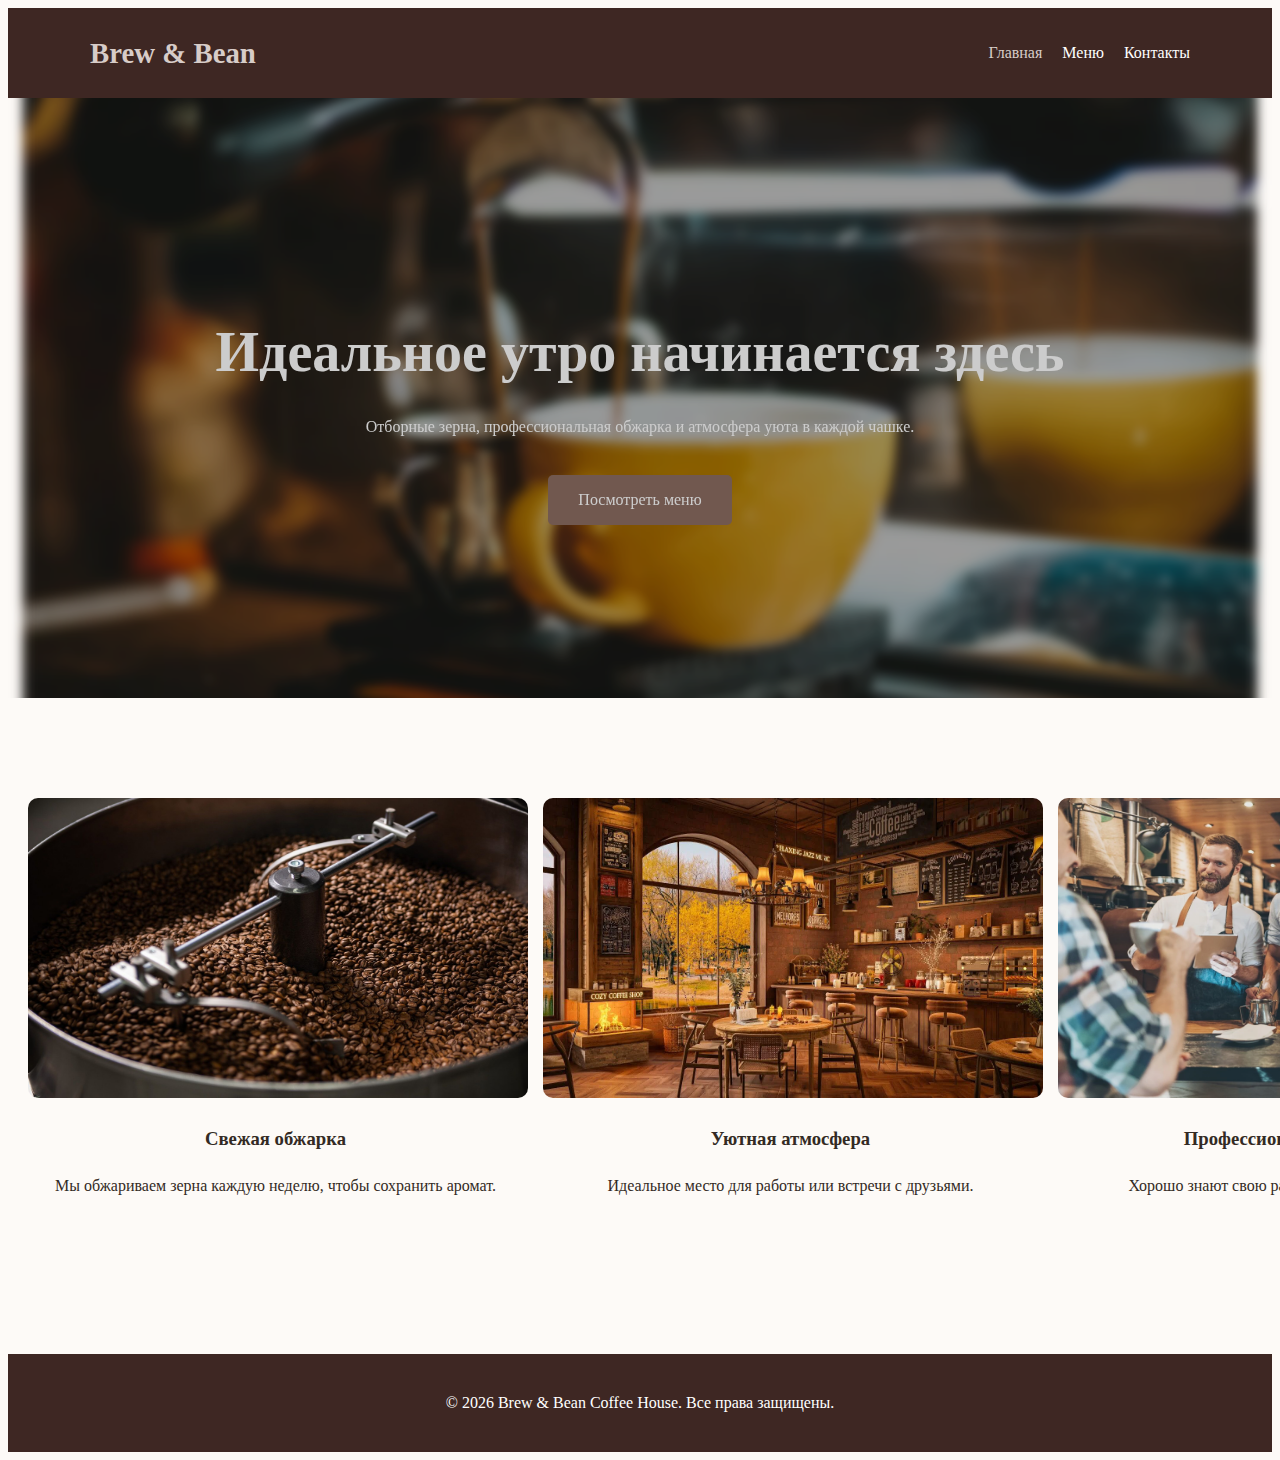
<file: index.html>
<!DOCTYPE html>
<html lang="ru">
<head>
    <meta charset="UTF-8">
    <meta name="viewport" content="width=device-width, initial-scale=1.0">
    <title>Brew & Bean | Главная</title>
    <link rel="stylesheet" href="css/Style.css">
</head>
<body>
    <header>
        <nav>
            <div class="logo">Brew & Bean</div>
            <ul>
                <li><a href="index.html" class="active">Главная</a></li>
                <li><a href="menu.html">Меню</a></li>
                <li><a href="contact.html">Контакты</a></li>
            </ul>
        </nav>
    </header>

    <section class="hero">
        <div class="hero-content">
            <h1>Идеальное утро начинается здесь</h1>
            <p>Отборные зерна, профессиональная обжарка и атмосфера уюта в каждой чашке.</p>
            <a href="menu.html" class="btn">Посмотреть меню</a>
        </div>
    </section>

    <section class="features">
        <div class="feature">
            <img src="assets/img/6473748812.jpg" alt="Кофе">
            <h3>Свежая обжарка</h3>
            <p>Мы обжариваем зерна каждую неделю, чтобы сохранить аромат.</p>
        </div>
        <div class="feature">
            <img src="assets/img/i.jpg" alt="Уют">
            <h3>Уютная атмосфера</h3>
            <p>Идеальное место для работы или встречи с друзьями.</p>
        </div>
        <div class="feature">
            <img src="assets/img/iStock-846116330.webp"  alt="Бариста">
            <h3>Профессиональные баристы</h3>
            <p>Хорошо знают свою работу, выполняют ее с душой.</p>
            </div>
        <div class="feature">
            <img src="assets/img/703bbd3a-be1f-4ad7-abd1-3c55ae495c3f_1442770405.jpg"  alt="Эксперимент">
            <h3>Пробуем что-то новое</h3>
            <p>Импровизация и вкусное сочетание.</p>
            </div>
            
    </section>
    

    <footer>
        <p>&copy; 2026 Brew & Bean Coffee House. Все права защищены.</p>
    </footer>
</body>
</html>
</file>
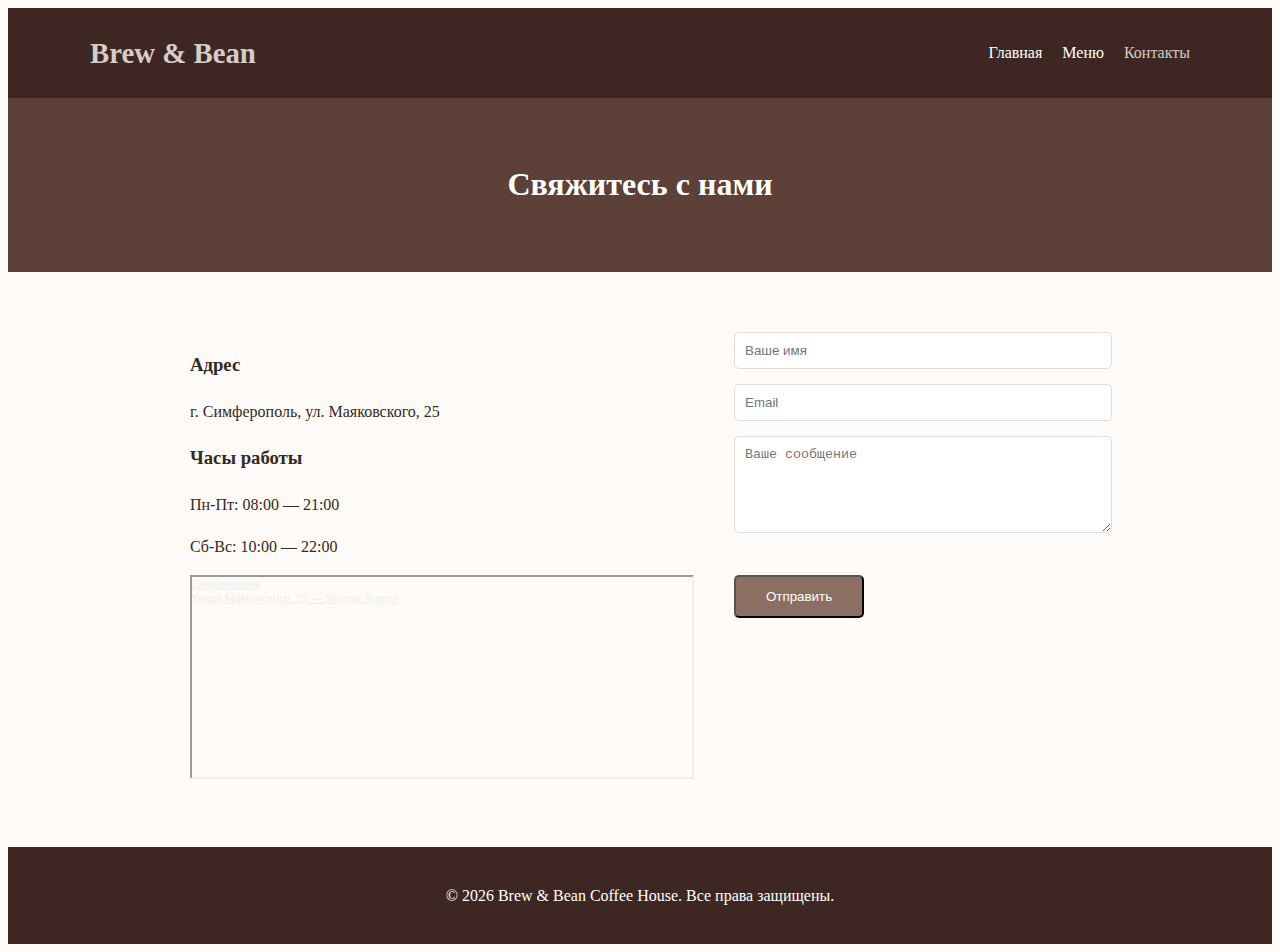
<file: contact.html>
<!DOCTYPE html>
<html lang="ru">
<head>
    <meta charset="UTF-8">
    <meta name="viewport" content="width=device-width, initial-scale=1.0">
    <title>Контакты | Brew & Bean</title>
    <link rel="stylesheet" href="css/Style.css">
</head>
<body>
    <header>
        <nav>
            <div class="logo">Brew & Bean</div>
            <ul>
                <li><a href="index.html">Главная</a></li>
                <li><a href="menu.html">Меню</a></li>
                <li><a href="contact.html" class="active">Контакты</a></li>
            </ul>
        </nav>
    </header>

    <section class="page-header">
        <h1>Свяжитесь с нами</h1>
    </section>

    <section class="contact-section">
        <div class="contact-info">
            <h3>Адрес</h3>
            <p>г. Симферополь, ул. Маяковского, 25</p>
            <h3>Часы работы</h3>
            <p>Пн-Пт: 08:00 — 21:00</p>
            <p>Сб-Вс: 10:00 — 22:00</p>
            <div style="position:relative;overflow:hidden;"><a href="https://yandex.ru/maps/146/simferopol/?utm_medium=mapframe&utm_source=maps" style="color:#eee;font-size:12px;position:absolute;top:0px;">Симферополь</a><a href="https://yandex.ru/maps/146/simferopol/house/ulitsa_mayakovskogo_25/Z00Ydg9pTk0HQFpufXV0cXRkZg==/?ll=34.089781%2C44.950872&utm_medium=mapframe&utm_source=maps&z=16" style="color:#eee;font-size:12px;position:absolute;top:14px;">Улица Маяковского, 25 — Яндекс Карты</a><iframe src="https://yandex.ru/map-widget/v1/?ll=34.089781%2C44.950872&mode=search&ol=geo&ouri=ymapsbm1%3A%2F%2Fgeo%3Fdata%3DCgoxNDQ2Mzk5MzgyEmrQoNC-0YHRgdC40Y8sINCg0LXRgdC_0YPQsdC70LjQutCwINCa0YDRi9C8LCDQodC40LzRhNC10YDQvtC_0L7Qu9GMLCDRg9C70LjRhtCwINCc0LDRj9C60L7QstGB0LrQvtCz0L4sIDI1IgoN8FsIQhWxzTNC&z=16" width="500" height="200" frameborder="1" allowfullscreen="true" style="position:relative;"></iframe></div>
        </div>
        <form class="contact-form">
            <input type="text" placeholder="Ваше имя" required>
            <input type="email" placeholder="Email" required>
            <textarea placeholder="Ваше сообщение" rows="5"></textarea>
            <button type="submit" class="btn">Отправить</button>
        </form>
    </section>

    <footer>
        <p>&copy; 2026 Brew & Bean Coffee House. Все права защищены.</p>
    </footer>
</body>
</html>
</file>
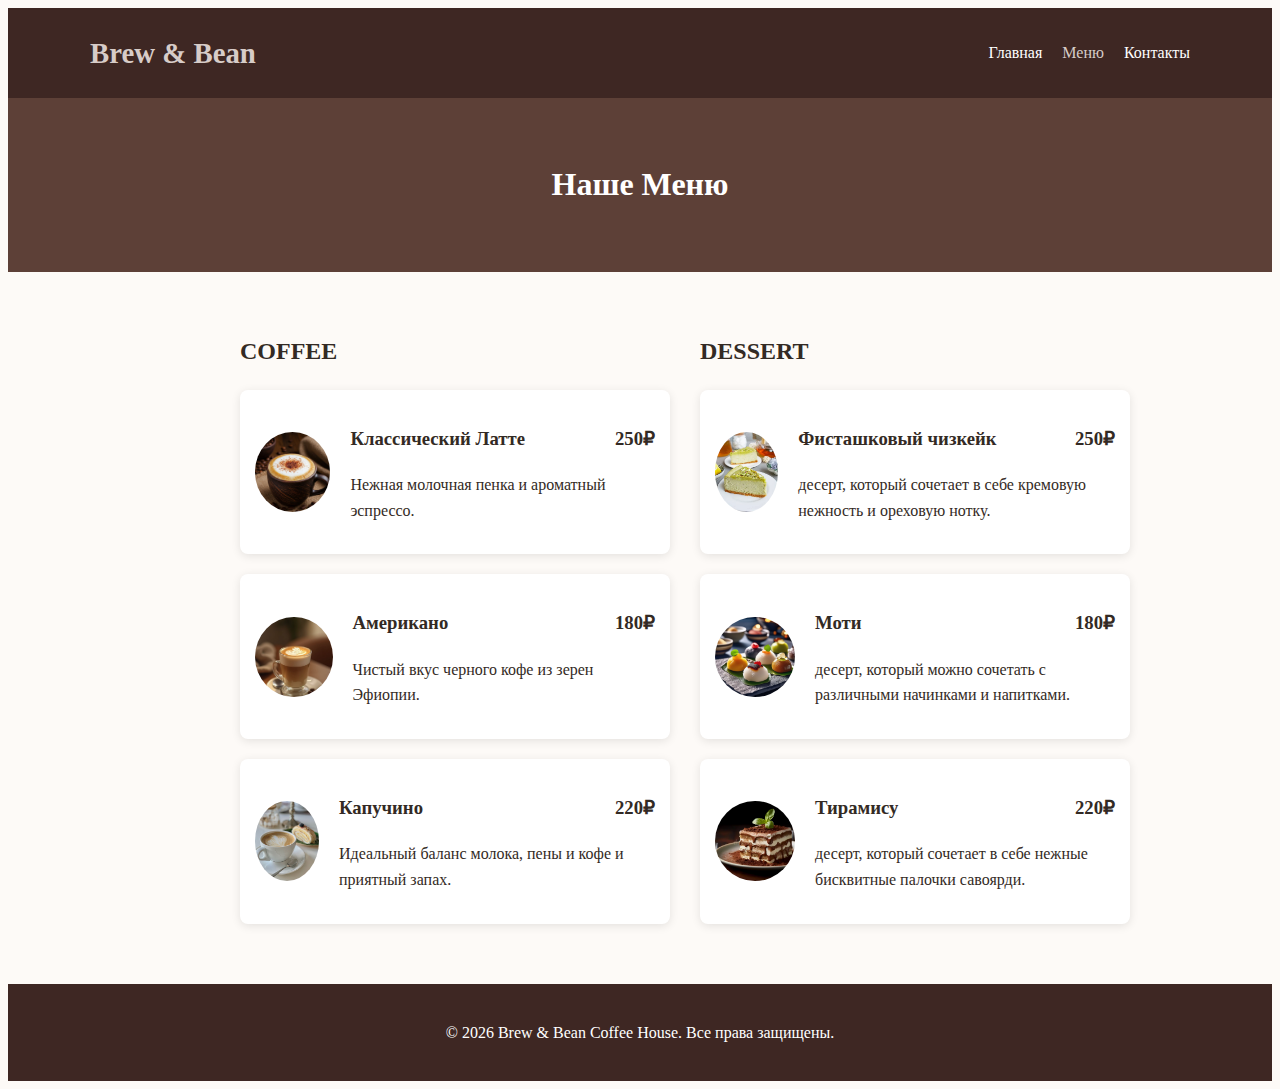
<file: menu.html>
<!DOCTYPE html>
<html lang="ru">

<head>
    <meta charset="UTF-8">
    <meta name="viewport" content="width=device-width, initial-scale=1.0">
    <title>Меню | Brew & Bean</title>
    <link rel="stylesheet" href="css/Style.css">
</head>

<body>
    <header>
        <nav>
            <div class="logo">Brew & Bean</div>
            <ul>
                <li><a href="index.html">Главная</a></li>
                <li><a href="menu.html" class="active">Меню</a></li>
                <li><a href="contact.html">Контакты</a></li>
            </ul>
        </nav>
    </header>

    <section class="page-header">
        <h1>Наше Меню</h1>
    </section>

    <section class="menu-container">
        
        <div class="menu-row">
            <h2>COFFEE</h2>
            <div class="menu-item">
                <img src="assets/img/c613db31f6f704f762fccc951c1d670d.jpg" alt="Латте">
                <div class="details">
                    <h3>Классический Латте <span>250₽</span></h3>
                    <p>Нежная молочная пенка и ароматный эспрессо.</p>
                </div>
            </div>
            <div class="menu-item">
                <img src="assets/img/367938f9213ae2fc3cd4ec3b3f6e8199.jpg" alt="Американо">
                <div class="details">
                    <h3>Американо <span>180₽</span></h3>
                    <p>Чистый вкус черного кофе из зерен Эфиопии.</p>
                </div>
            </div>
            <div class="menu-item">
                <img src="assets/img/3bbb8c33797200c77789873b03e921a3.jpg" alt="Капучино">
                <div class="details">
                    <h3>Капучино <span>220₽</span></h3>
                    <p>Идеальный баланс молока, пены и кофе и приятный запах.

                    </p>
                </div>
            </div>
        </div>
        <div class="menu-row">
            <h2>DESSERT</h2>
            <div class="menu-item">
                <img src="assets/img/OIP.webp" alt="Латте">
                <div class="details">
                    <h3>Фисташковый чизкейк <span>250₽</span></h3>
                    <p>десерт, который сочетает в себе кремовую нежность и ореховую нотку.</p>
                </div>
            </div>
            <div class="menu-item">
                <img src="assets/img/d0d9fc846e7211eeb16356181a0358a2_upscaled.jpg" alt="Американо">
                <div class="details">
                    <h3>Моти <span>180₽</span></h3>
                    <p>десерт, который можно сочетать с различными начинками и напитками.</p>
                </div>
            </div>
            <div class="menu-item">
                <img src="assets/img/delicious-slice-tiramisu-garnished-basil-leaf-served-plate-cocoa-powder-ai-generated-delicious-tiramisu-350351896.webp" alt="Капучино">
                <div class="details">
                    <h3>Тирамису <span>220₽</span></h3>
                    <p>десерт, который сочетает в себе нежные бисквитные палочки савоярди.</p>
                </div>
            </div>
        </div>


    </section>

    <footer>
        <p>&copy; 2026 Brew & Bean Coffee House. Все права защищены.</p>
    </footer>
</body>

</html>
</file>
<file: css/Style.css>
• {
    margin: 0;
    padding: 0;
    box-sizing: border-box;
    font-family: 'Segoe UI', Tahoma, Geneva, Verdana, sans-serif;
}

body {
    background-color: #fdfaf7;
    color: #332a24;
    line-height: 1.6;
}

header {
    background: #3e2723;
    color: white;
    padding: 1rem 0;
    position: sticky;
    top: 0;
    z-index: 1000;
}

nav {
    display: flex;
    justify-content: space-between;
    align-items: center;
    max-width: 1100px;
    margin: 0 auto;
    padding: 0 20px;
}

.logo {
    font-size: 1.8rem;
    font-weight: bold;
    color: #d7ccc8;
}

nav ul {
    display: flex;
    list-style: none;
}

nav ul li a {
    color: white;
    text-decoration: none;
    margin-left: 20px;
    transition: 0.3s;
}

nav ul li a:hover, nav ul li a.active {
    color: #d7ccc8;
}

.hero {
    height: 600px;
  background-image: url(../assets/img/https___complexbar.ru_images_blog_274_spisok-posuda-kofeeinia\ 1.png);
    background-size: cover;
    background-position: center;
    display: flex;
    align-items: center;
    justify-content: center;
    text-align: center;
    color: white;
    filter: brightness(80%);

}

.hero-content h1 {
    font-size: 3.5rem;
    margin-bottom: 1rem;
}

.btn {
    display: inline-block;
    background: #8d6e63;
    color: white;
    padding: 12px 30px;
    text-decoration: none;
    border-radius: 5px;
    margin-top: 20px;
    transition: 0.3s;
}

.btn:hover {
    background: #5d4037;
}

.features {
    display: flex;
    justify-content: space-around;
    padding: 50px 10px;
    max-width: 1100px;
    margin: 0;
}

.feature {
    text-align: center;
    width: 45%;
    padding: 50px 10px;
    
}

.feature img {
    width: 500px;
    height: 300px;
    border-radius: 10px;
}

.page-header {
    background: #5d4037;
    color: white;
    text-align: center;
    padding: 40px 0;
}

.menu-container {
    max-width: 800px;
    margin: 40px auto;
    padding: 0 20px;
}

.menu-item {
    display: flex;
    align-items: center;
    background: white;
    margin-bottom: 20px;
    padding: 15px;
    border-radius: 8px;
    box-shadow: 0 2px 10px rgba(0,0,0,0.1);
    width: 400px;
}

.menu-item img {
    width: 80px;
    height: 80px;
    border-radius: 50%;
    object-fit: cover;
    margin-right: 20px;
}

.menu-item .details h3 {
    display: flex;
    justify-content: space-between;
    width: 100%;
}

.contact-section {
    max-width: 900px;
    margin: 40px auto;
    display: grid;
    grid-template-columns: 1fr 1fr;
    gap: 40px;
    padding: 20px;
}
.contact-form input, .contact-form textarea {
    width: 100%;
    padding: 10px;
    margin-bottom: 15px;
    border: 1px solid #ddd;
    border-radius: 5px;
}

footer {
    background: #3e2723;
    color: white;
    text-align: center;
    padding: 20px 0;
    margin-top: 40px;
}

.menu-container{
    display: flex;
    justify-content: space-between;
    gap: 30px;
}
</file>
